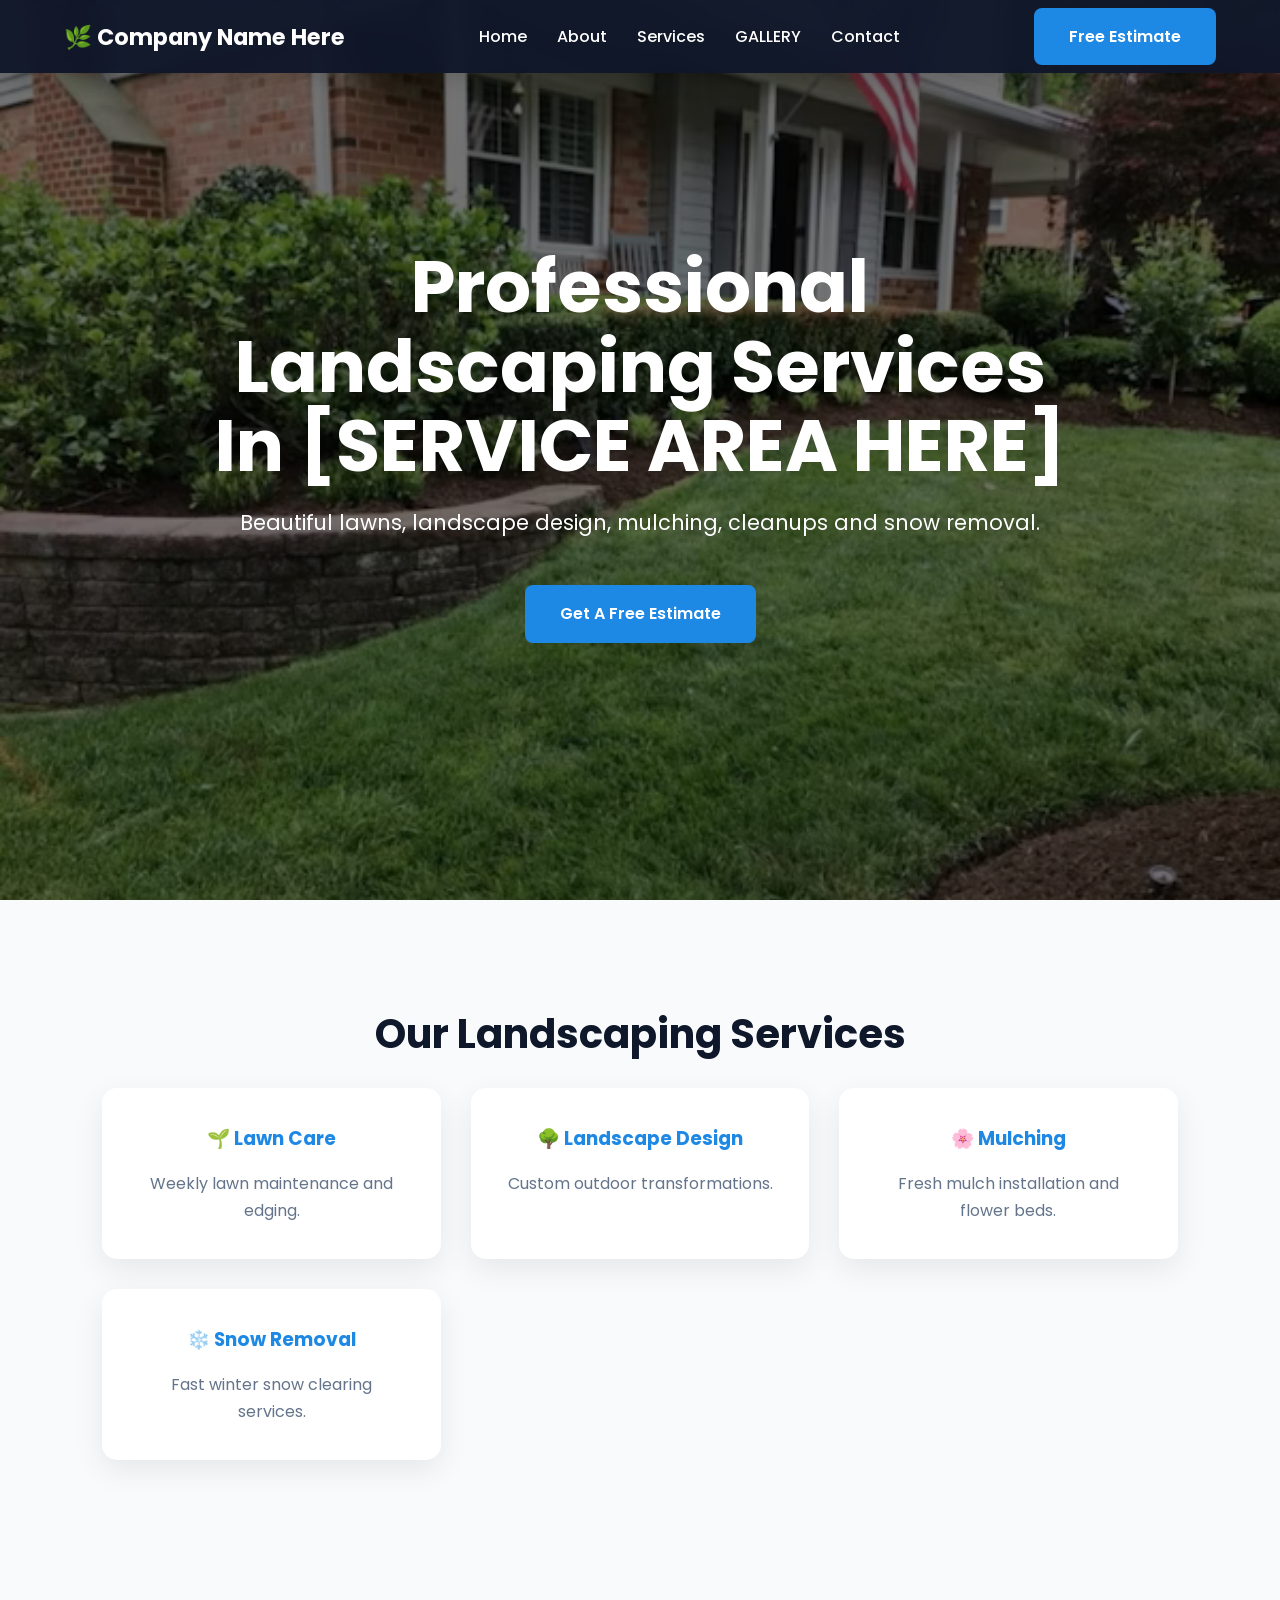
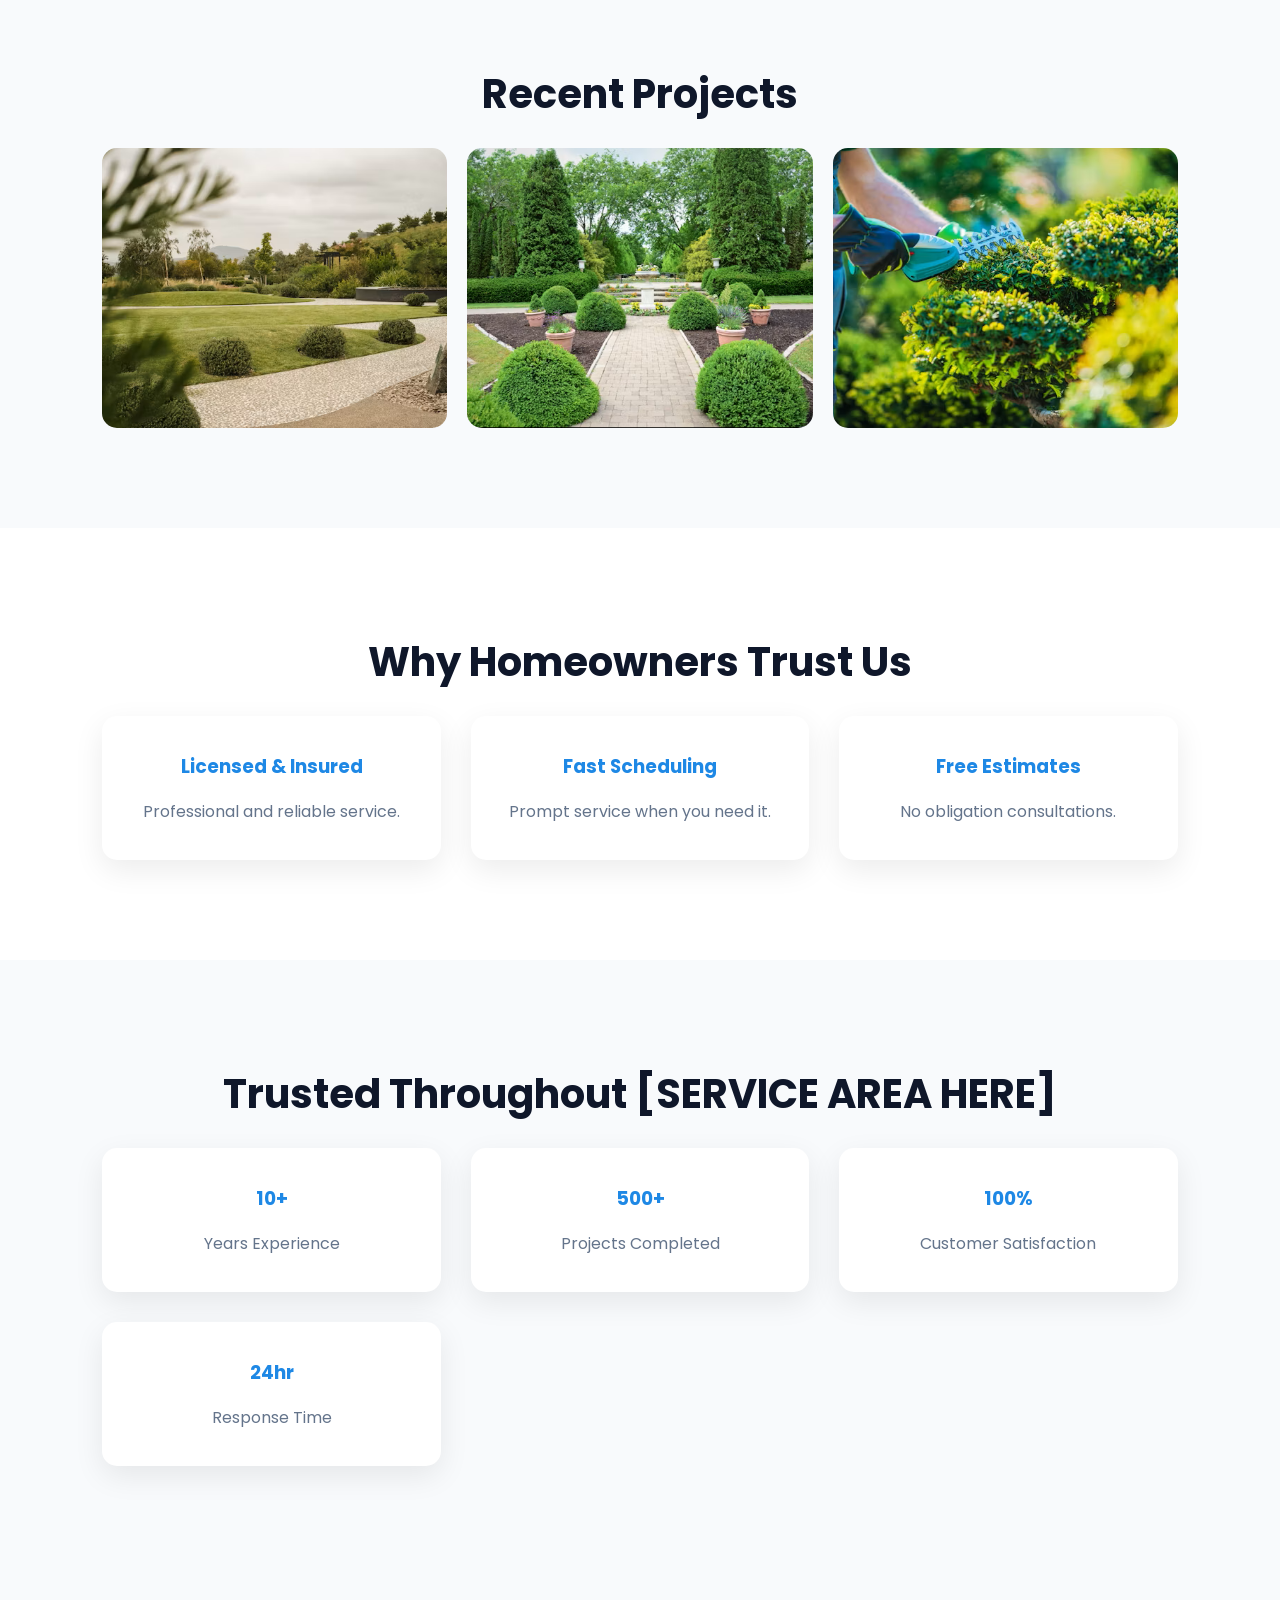
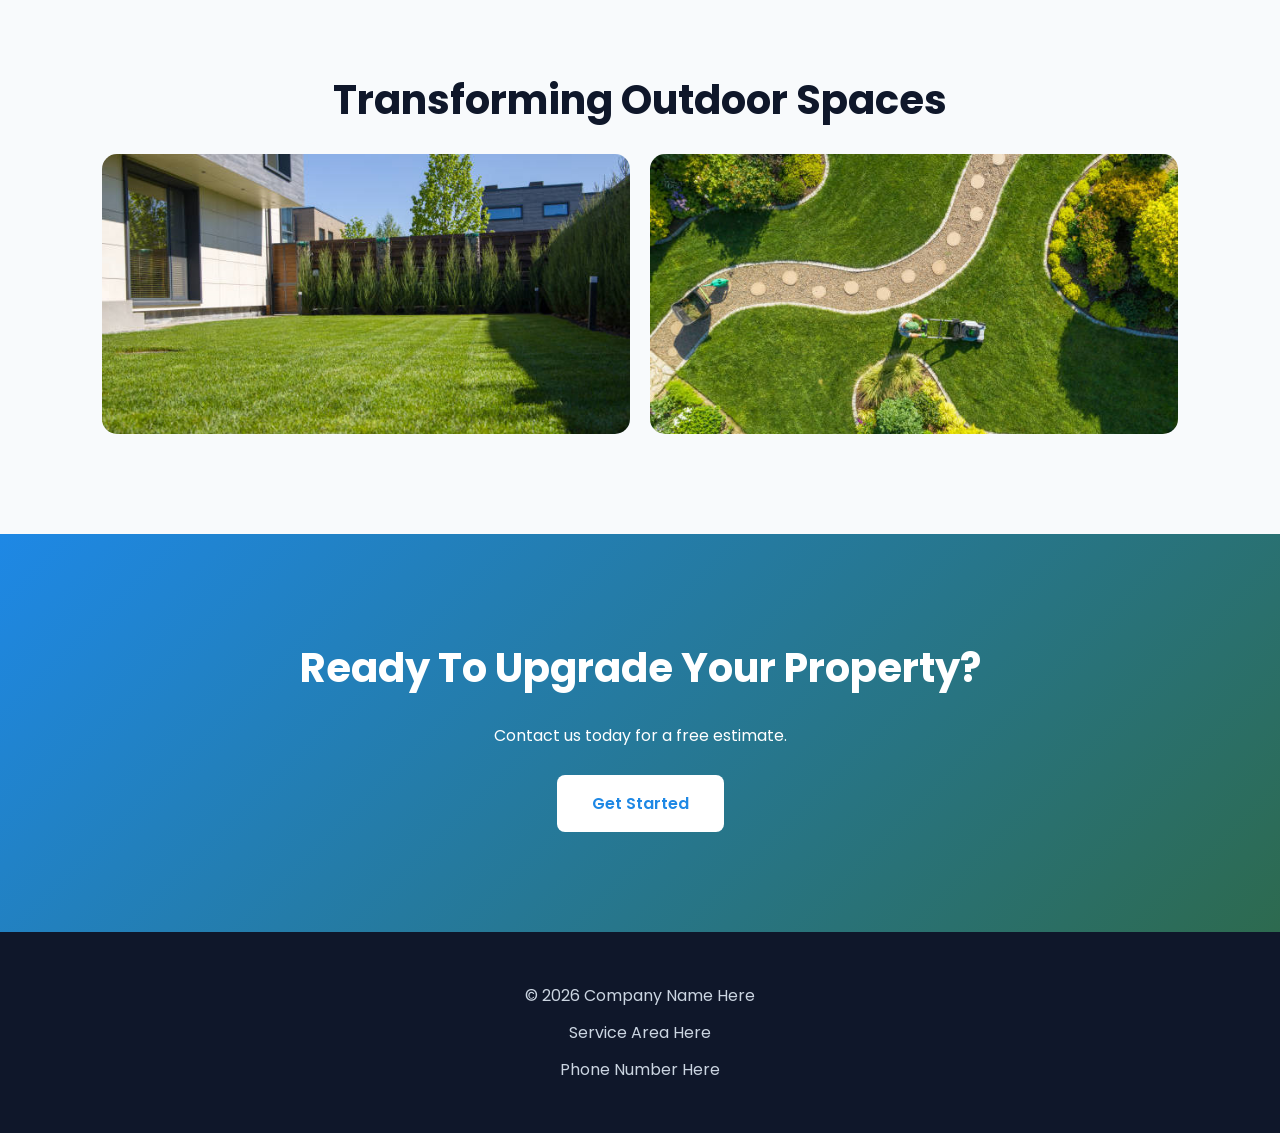
<file: index.html>
<!DOCTYPE html>
<html lang="en">

<head>
    <meta charset="UTF-8">
    <meta name="viewport" content="width=device-width, initial-scale=1.0">

    <title>Company Name Here</title>

    <link rel="stylesheet" href="css/style.css">
</head>
<body>


<nav>
    <div class="logo">
        🌿 Company Name Here
    </div>
<div class="menu-toggle" id="menu-toggle">
    ☰
</div>
    <ul id="nav-menu">
        <li><a href="index.html">Home</a></li>
        <li><a href="about.html">About</a></li>
        <li><a href="services.html">Services</a></li>
        <li><a href="gallery.html">GALLERY</a></li>
        <li><a href="contact.html">Contact</a></li>
    </ul>

    <a href="contact.html" class="btn">
        Free Estimate
    </a>
</nav>
<section class="hero">

    <div class="hero-content">

        <h1>
            Professional Landscaping Services
            In [SERVICE AREA HERE]
        </h1>

        <p>
            Beautiful lawns, landscape design,
            mulching, cleanups and snow removal.
        </p>

        <a href="contact.html" class="btn">
            Get A Free Estimate
        </a>

    </div>

</section>
<section class="services-preview">

<h2>Our Landscaping Services</h2>

<div class="cards">

<div class="card">
<h3>🌱 Lawn Care</h3>
<p>Weekly lawn maintenance and edging.</p>
</div>

<div class="card">
<h3>🌳 Landscape Design</h3>
<p>Custom outdoor transformations.</p>
</div>

<div class="card">
<h3>🌸 Mulching</h3>
<p>Fresh mulch installation and flower beds.</p>
</div>

<div class="card">
<h3>❄️ Snow Removal</h3>
<p>Fast winter snow clearing services.</p>
</div>

</div>

</section>
<section class="projects">

<h2>Recent Projects</h2>

<div class="gallery">

<img src="images/project1.png" alt="">
<img src="images/project2.png" alt="">
<img src="images/project3.png" alt="">

</div>

</section>
<section class="why-us">

<h2>Why Homeowners Trust Us</h2>

<div class="cards">

<div class="card">
<h3>Licensed & Insured</h3>
<p>Professional and reliable service.</p>
</div>

<div class="card">
<h3>Fast Scheduling</h3>
<p>Prompt service when you need it.</p>
</div>

<div class="card">
<h3>Free Estimates</h3>
<p>No obligation consultations.</p>
</div>

</div>

</section>
<section class="stats">

<h2>Trusted Throughout [SERVICE AREA HERE]</h2>

<div class="cards">

<div class="card">
<h3>10+</h3>
<p>Years Experience</p>
</div>

<div class="card">
<h3>500+</h3>
<p>Projects Completed</p>
</div>

<div class="card">
<h3>100%</h3>
<p>Customer Satisfaction</p>
</div>

<div class="card">
<h3>24hr</h3>
<p>Response Time</p>
</div>

</div>

</section>
<section class="before-after">

<h2>Transforming Outdoor Spaces</h2>

<div class="gallery">

<img src="images/before.png" alt="">
<img src="images/after.png" alt="">

</div>

</section>
<section class="cta">

<h2>
Ready To Upgrade Your Property?
</h2>

<p>
Contact us today for a free estimate.
</p>

<a href="contact.html" class="btn">
Get Started
</a>

</section>

<footer>

<p>
© 2026 Company Name Here
</p>

<p>
Service Area Here
</p>

<p>
Phone Number Here
</p>

</footer>
    <script>

const menuToggle = document.getElementById("menu-toggle");
const navMenu = document.getElementById("nav-menu");

menuToggle.addEventListener("click", () => {
    navMenu.classList.toggle("active");
});

</script>
    <script>
let lastScroll = 0;
const navbar = document.querySelector("nav");

window.addEventListener("scroll", () => {

    const currentScroll = window.pageYOffset;

    if(currentScroll > lastScroll){
        navbar.style.top = "-100px";
    } else {
        navbar.style.top = "0";
    }

    lastScroll = currentScroll;
});
</script>
</file>
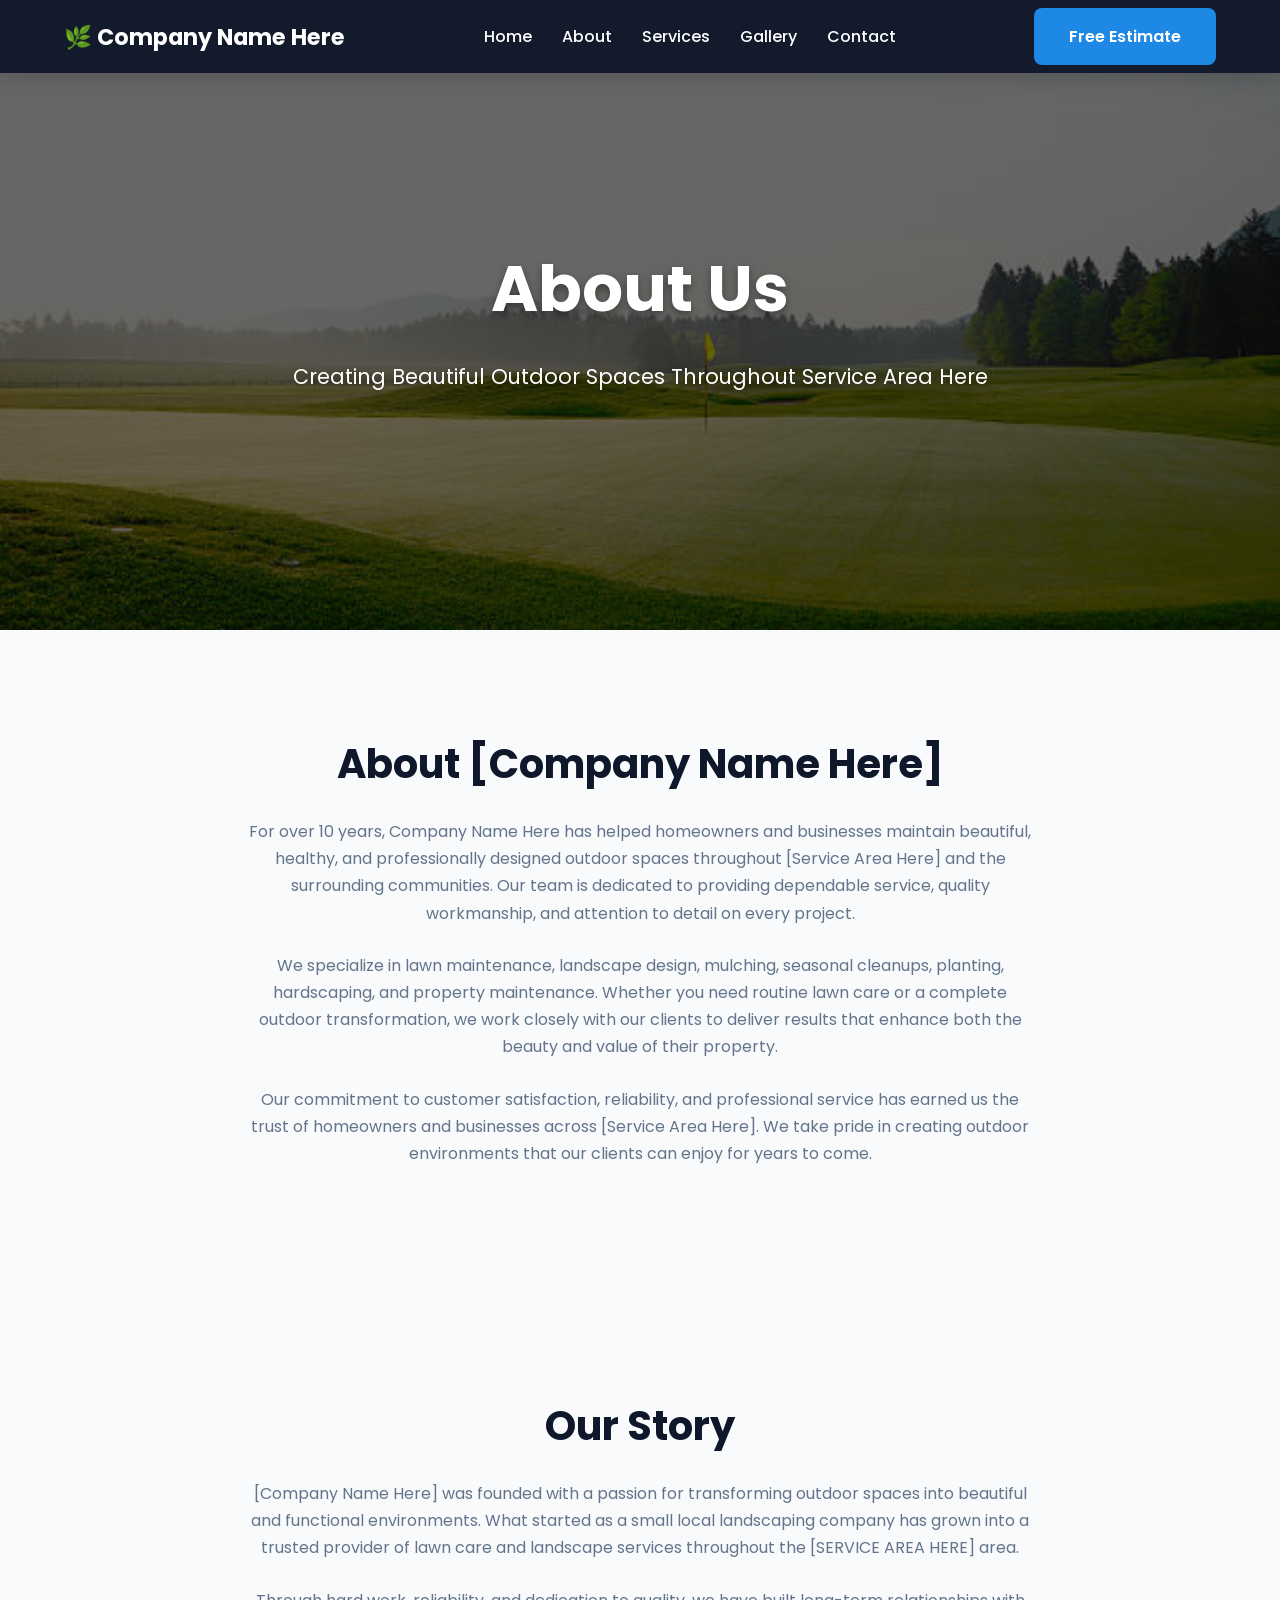
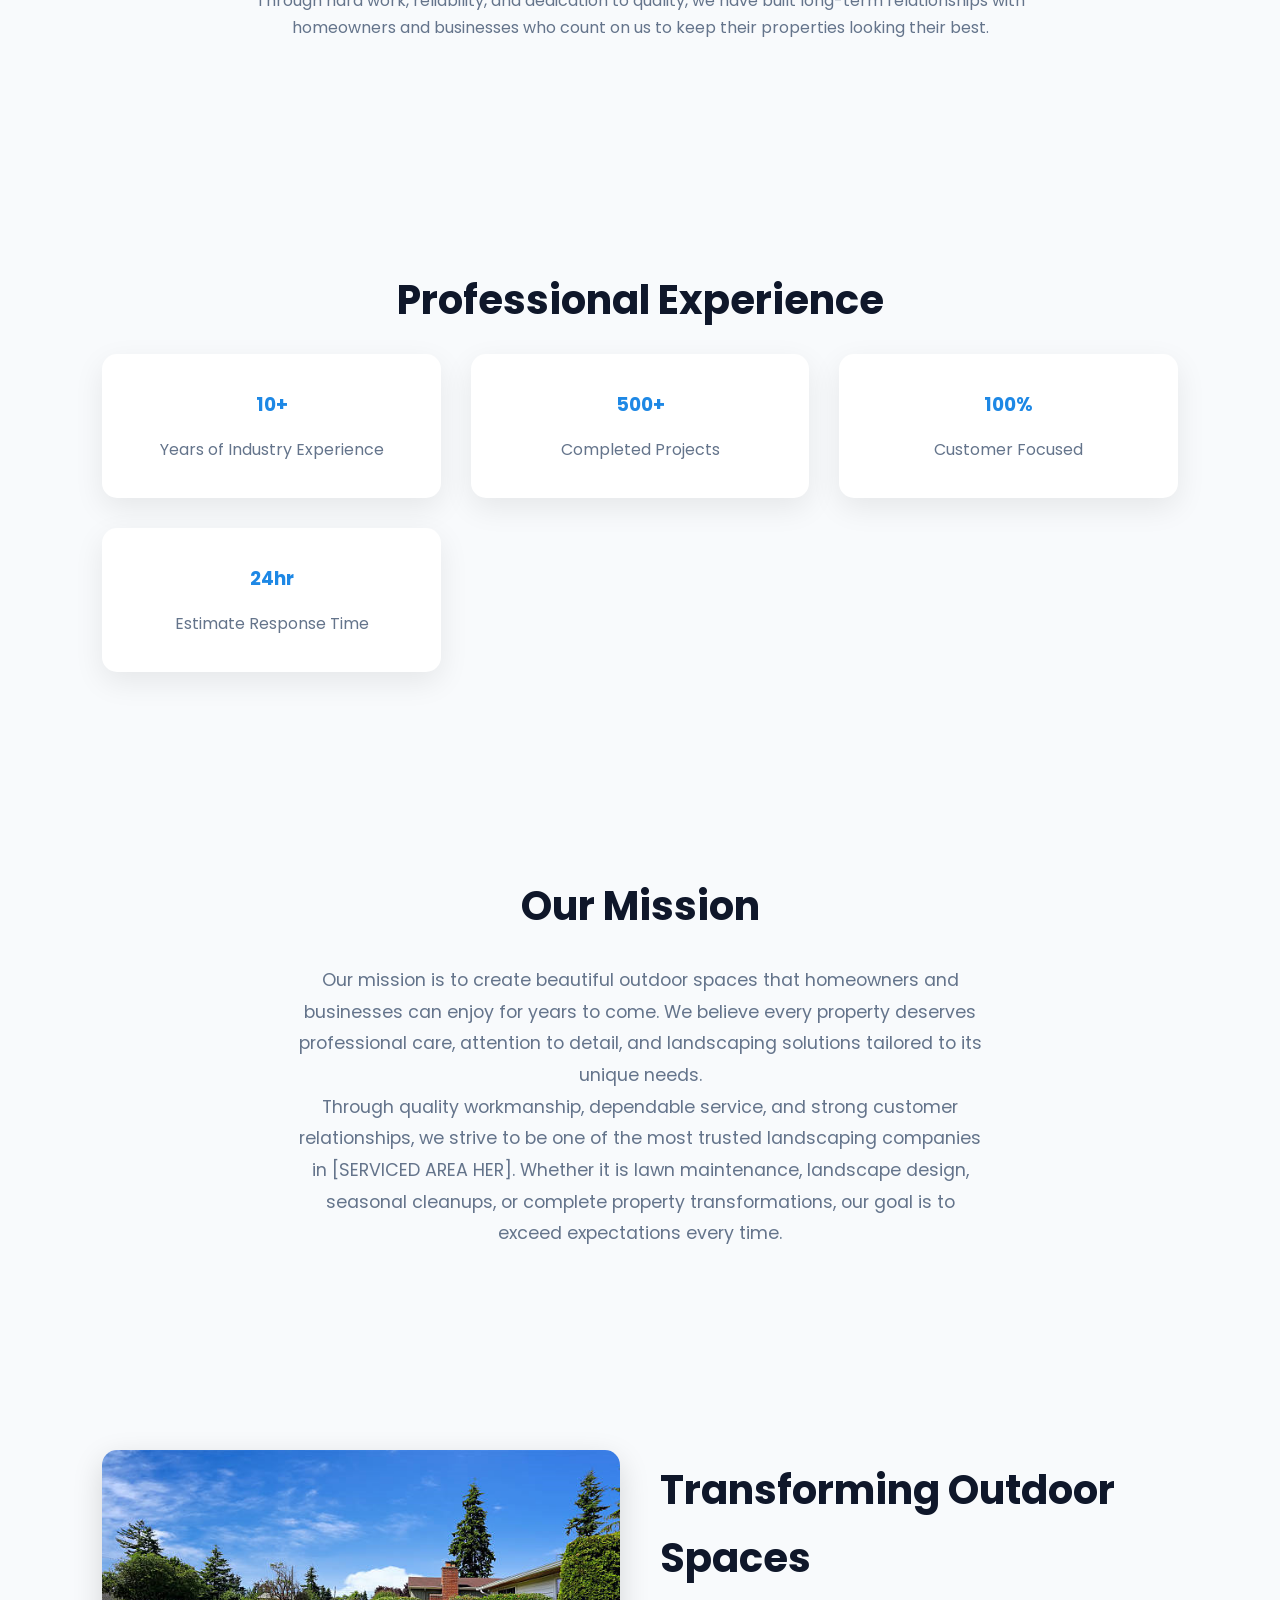
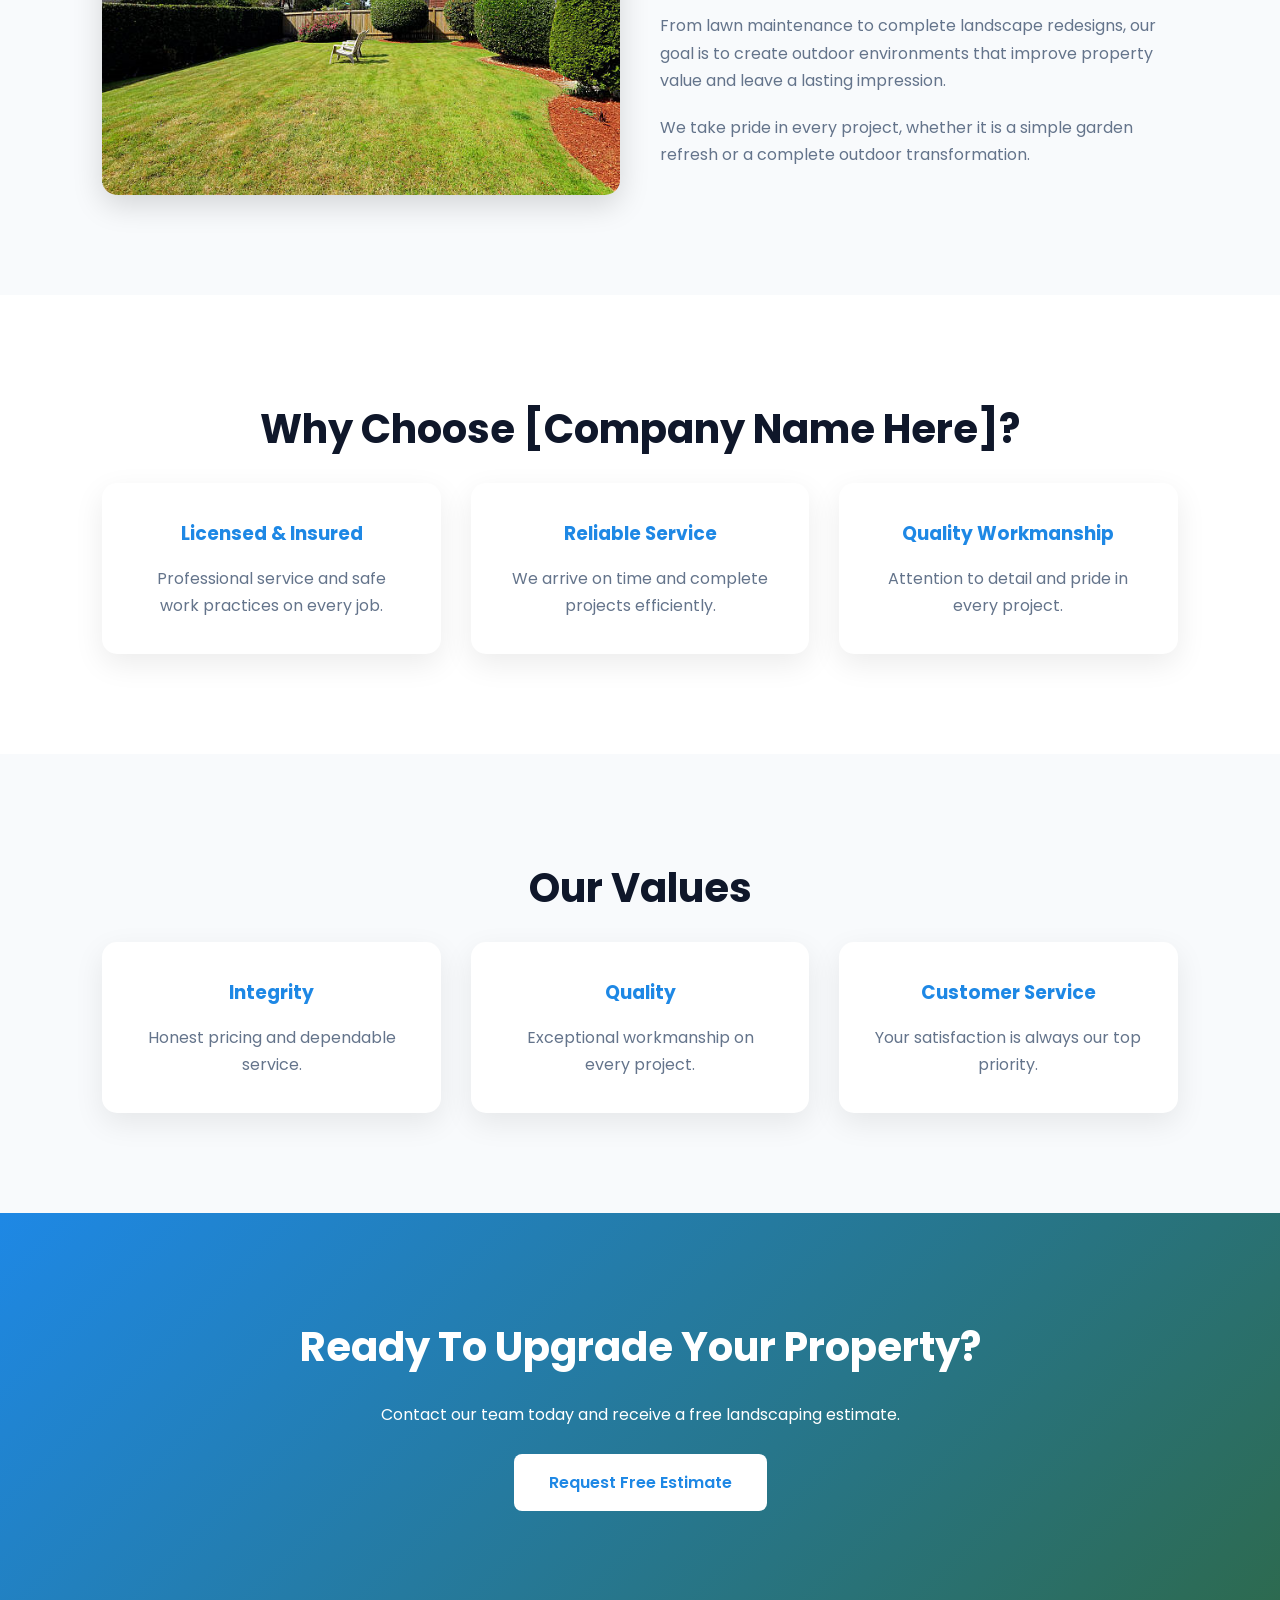
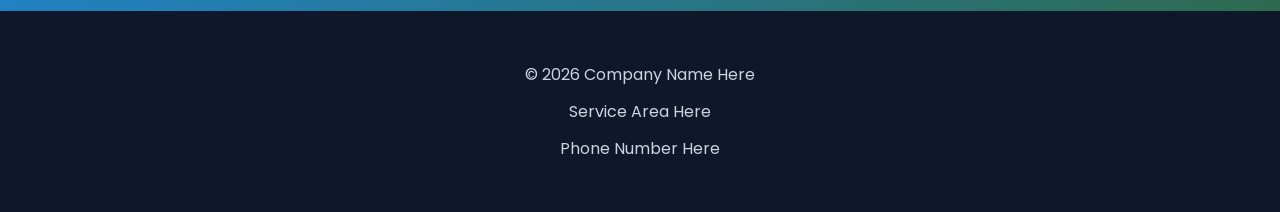
<file: about.html>
<!DOCTYPE html>
<html lang="en">

<head>
    <meta charset="UTF-8">
    <meta name="viewport" content="width=device-width, initial-scale=1.0">
    <title>About Us | Company Name Here</title>
    <link rel="stylesheet" href="css/style.css">
</head>

<body>


<nav>
    <div class="logo">
        🌿 Company Name Here
    </div>
<div class="menu-toggle" id="menu-toggle">
    ☰
</div>
    <ul id="nav-menu">
            <li><a href="index.html">Home</a></li>
            <li><a href="about.html">About</a></li>
            <li><a href="services.html">Services</a></li>
            <li><a href="gallery.html">Gallery</a></li>
            <li><a href="contact.html">Contact</a></li>
        </ul>

        <a href="contact.html" class="btn">
            Free Estimate
        </a>
    </nav>

    <!-- HERO -->
    <section class="about-banner">
        <div class="banner-overlay">
            <h1>About Us</h1>

            <p>
                Creating Beautiful Outdoor Spaces Throughout Service Area Here
            </p>
        </div>
    </section>

    <!-- ABOUT INTRO -->
    <section class="about-section">

        <h2>About [Company Name Here]</h2>

        <p>
            For over 10 years, Company Name Here has helped homeowners and
            businesses maintain beautiful, healthy, and professionally designed
            outdoor spaces throughout [Service Area Here] and the surrounding communities.
            Our team is dedicated to providing dependable service, quality
            workmanship, and attention to detail on every project.
        </p>

        <p>
            We specialize in lawn maintenance, landscape design, mulching,
            seasonal cleanups, planting, hardscaping, and property maintenance.
            Whether you need routine lawn care or a complete outdoor
            transformation, we work closely with our clients to deliver results
            that enhance both the beauty and value of their property.
        </p>

        <p>
            Our commitment to customer satisfaction, reliability, and professional
            service has earned us the trust of homeowners and businesses across
            [Service Area Here]. We take pride in creating outdoor environments that our
            clients can enjoy for years to come.
        </p>

    </section>

    <!-- STORY -->
    <section class="about-section">

        <h2>Our Story</h2>

        <p>
           [Company Name Here] was founded with a passion for transforming
            outdoor spaces into beautiful and functional environments.
            What started as a small local landscaping company has grown into a
            trusted provider of lawn care and landscape services throughout the
            [SERVICE AREA HERE] area.
        </p>

        <p>
            Through hard work, reliability, and dedication to quality, we have
            built long-term relationships with homeowners and businesses who
            count on us to keep their properties looking their best.
        </p>

    </section>

    <!-- EXPERIENCE -->
    <section class="experience">

        <h2>Professional Experience</h2>

        <div class="cards">

            <div class="card">
                <h3>10+</h3>
                <p>Years of Industry Experience</p>
            </div>

            <div class="card">
                <h3>500+</h3>
                <p>Completed Projects</p>
            </div>

            <div class="card">
                <h3>100%</h3>
                <p>Customer Focused</p>
            </div>

            <div class="card">
                <h3>24hr</h3>
                <p>Estimate Response Time</p>
            </div>

        </div>

    </section>

    <!-- MISSION -->
    <section class="mission-section">

        <h2>Our Mission</h2>

        <p>
            Our mission is to create beautiful outdoor spaces that homeowners
            and businesses can enjoy for years to come. We believe every
            property deserves professional care, attention to detail, and
            landscaping solutions tailored to its unique needs.
        </p>

        <p>
            Through quality workmanship, dependable service, and strong customer
            relationships, we strive to be one of the most trusted landscaping
            companies in [SERVICED AREA HER]. Whether it is lawn maintenance, landscape
            design, seasonal cleanups, or complete property transformations, our
            goal is to exceed expectations every time.
        </p>

    </section>

    <!-- FEATURE SECTION -->
    <section class="feature-section">

        <img src="images/about-landscape.png"
             alt="Professional Landscaping Project">

        <div class="feature-content">

            <h2>Transforming Outdoor Spaces</h2>

            <p>
                From lawn maintenance to complete landscape redesigns, our goal
                is to create outdoor environments that improve property value
                and leave a lasting impression.
            </p>

            <p>
                We take pride in every project, whether it is a simple garden
                refresh or a complete outdoor transformation.
            </p>

        </div>

    </section>

    <!-- WHY CHOOSE US -->
    <section class="why-us">

        <h2>Why Choose [Company Name Here]?</h2>

        <div class="cards">

            <div class="card">
                <h3>Licensed & Insured</h3>
                <p>
                    Professional service and safe work practices on every job.
                </p>
            </div>

            <div class="card">
                <h3>Reliable Service</h3>
                <p>
                    We arrive on time and complete projects efficiently.
                </p>
            </div>

            <div class="card">
                <h3>Quality Workmanship</h3>
                <p>
                    Attention to detail and pride in every project.
                </p>
            </div>

        </div>

    </section>

    <!-- VALUES -->
    <section>

        <h2>Our Values</h2>

        <div class="cards">

            <div class="card">
                <h3>Integrity</h3>
                <p>Honest pricing and dependable service.</p>
            </div>

            <div class="card">
                <h3>Quality</h3>
                <p>Exceptional workmanship on every project.</p>
            </div>

            <div class="card">
                <h3>Customer Service</h3>
                <p>Your satisfaction is always our top priority.</p>
            </div>

        </div>

    </section>

    <!-- CTA -->
    <section class="cta">

        <h2>Ready To Upgrade Your Property?</h2>

        <p>
            Contact our team today and receive a free landscaping estimate.
        </p>

        <a href="contact.html" class="btn">
            Request Free Estimate
        </a>

    </section>

    <!-- FOOTER -->
    <footer>

        <p>© 2026 Company Name Here</p>

        <p>Service Area Here</p>

        <p>Phone Number Here</p>

    </footer>
    <script>
document.addEventListener("DOMContentLoaded", function(){

    const menuToggle = document.getElementById("menu-toggle");
    const navMenu = document.getElementById("nav-menu");

    menuToggle.addEventListener("click", function(){
        navMenu.classList.toggle("active");
    });

});
</script>
<script>
let lastScroll = 0;
const navbar = document.querySelector("nav");

window.addEventListener("scroll", () => {

    const currentScroll = window.pageYOffset;

    if(currentScroll > lastScroll){
        navbar.style.top = "-100px";
    } else {
        navbar.style.top = "0";
    }

    lastScroll = currentScroll;
});
</body>
</html>
</file>
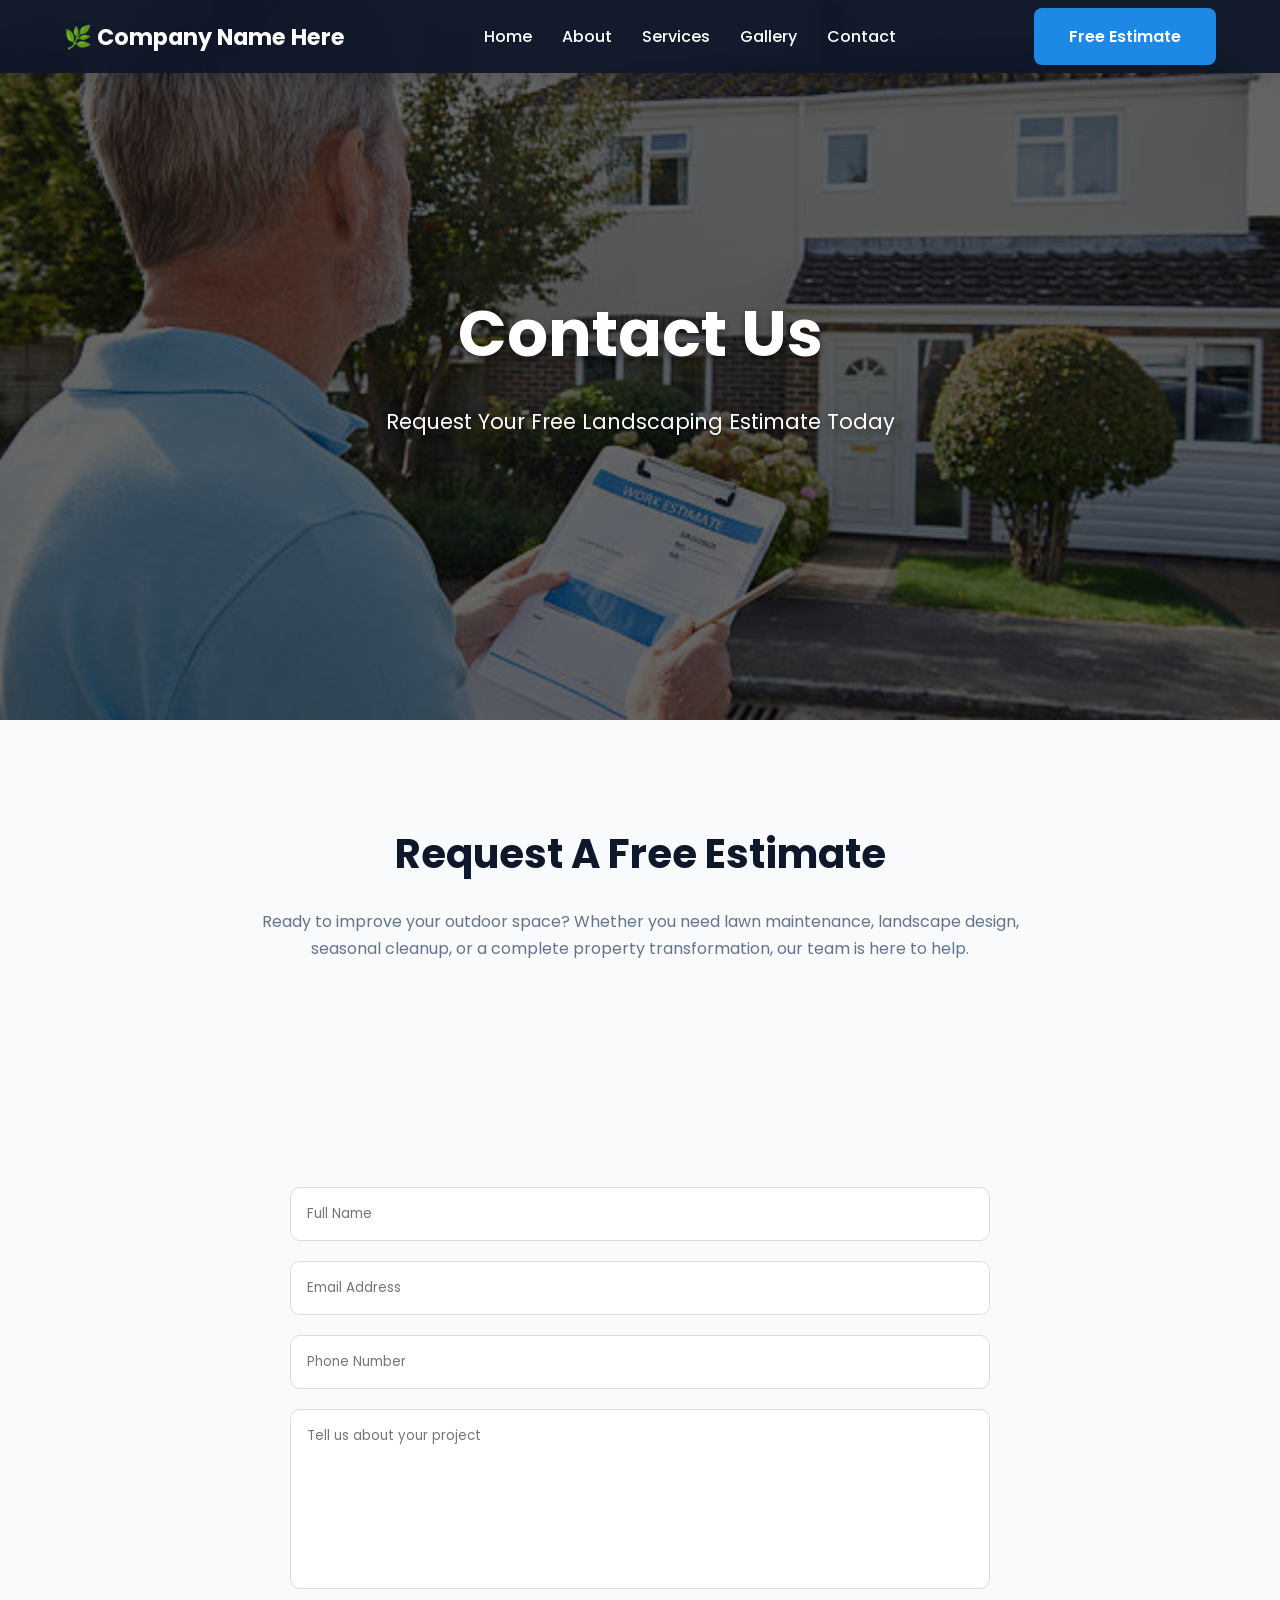
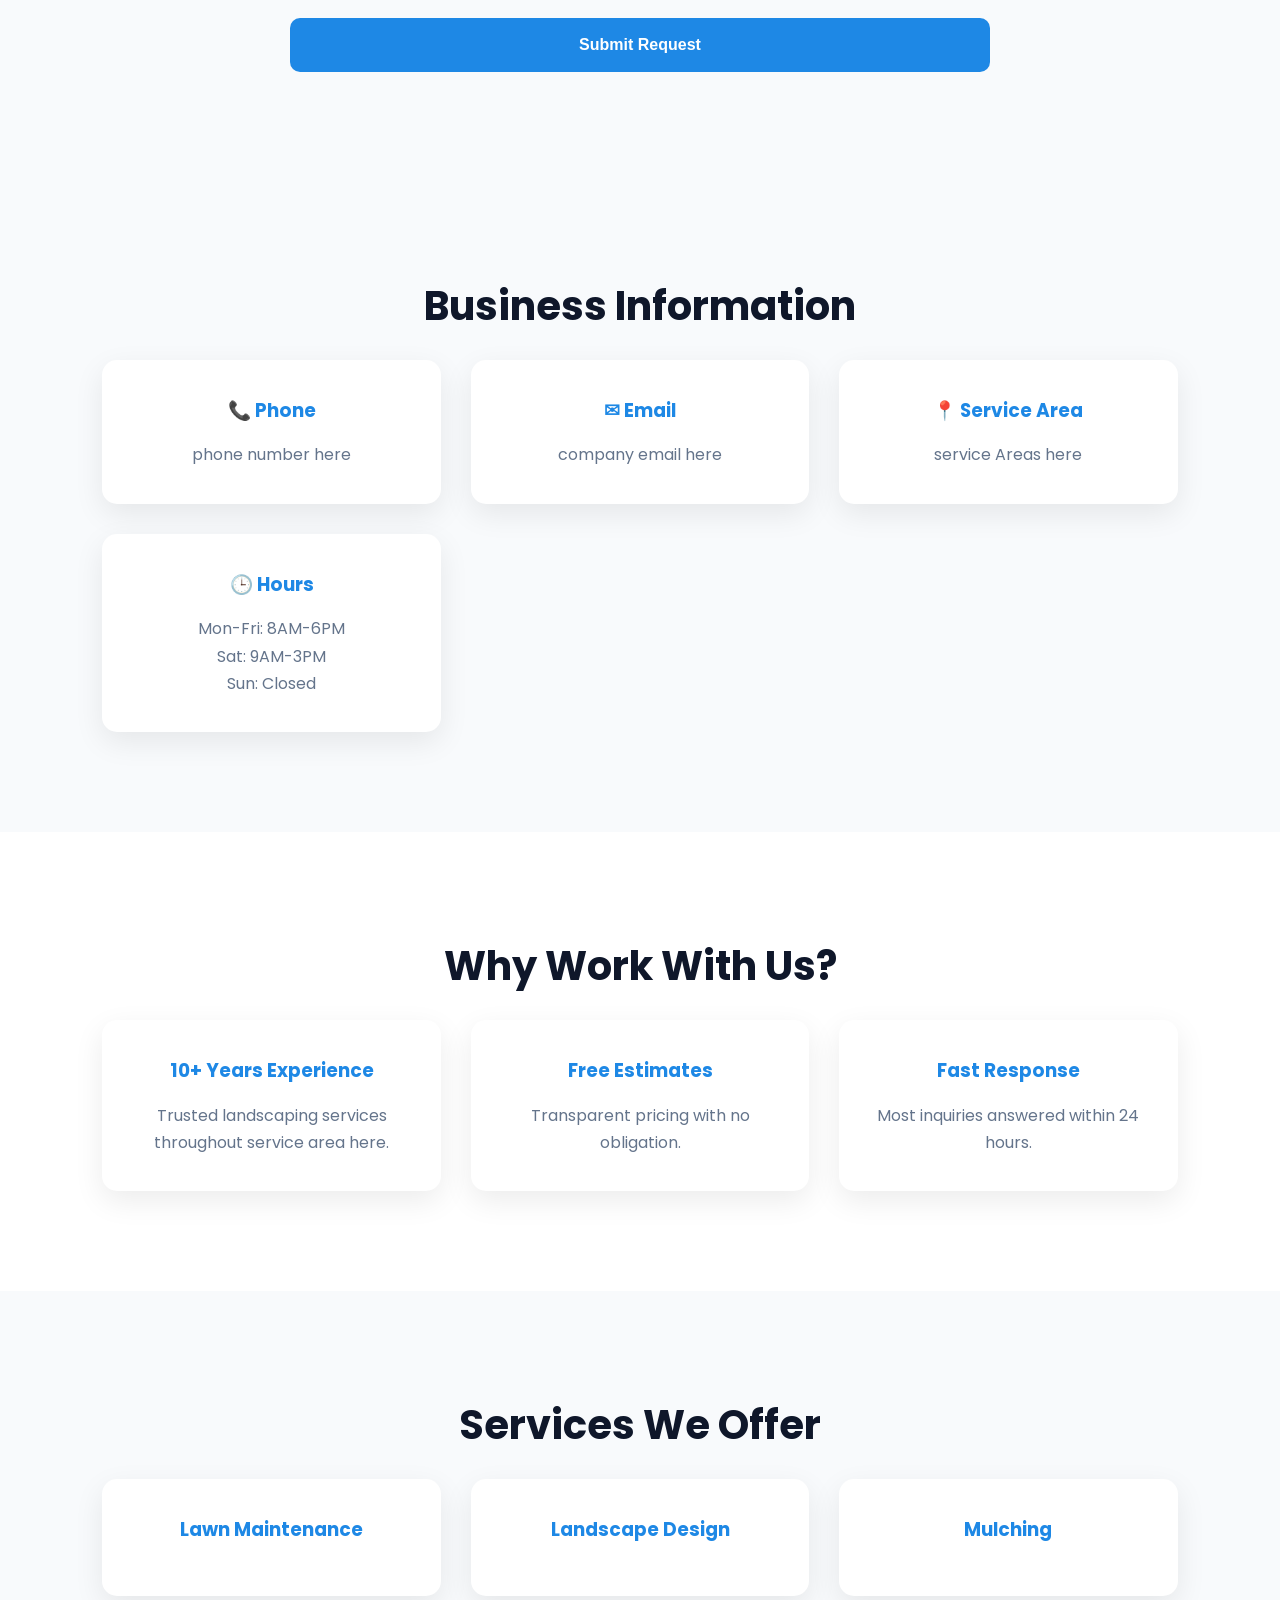
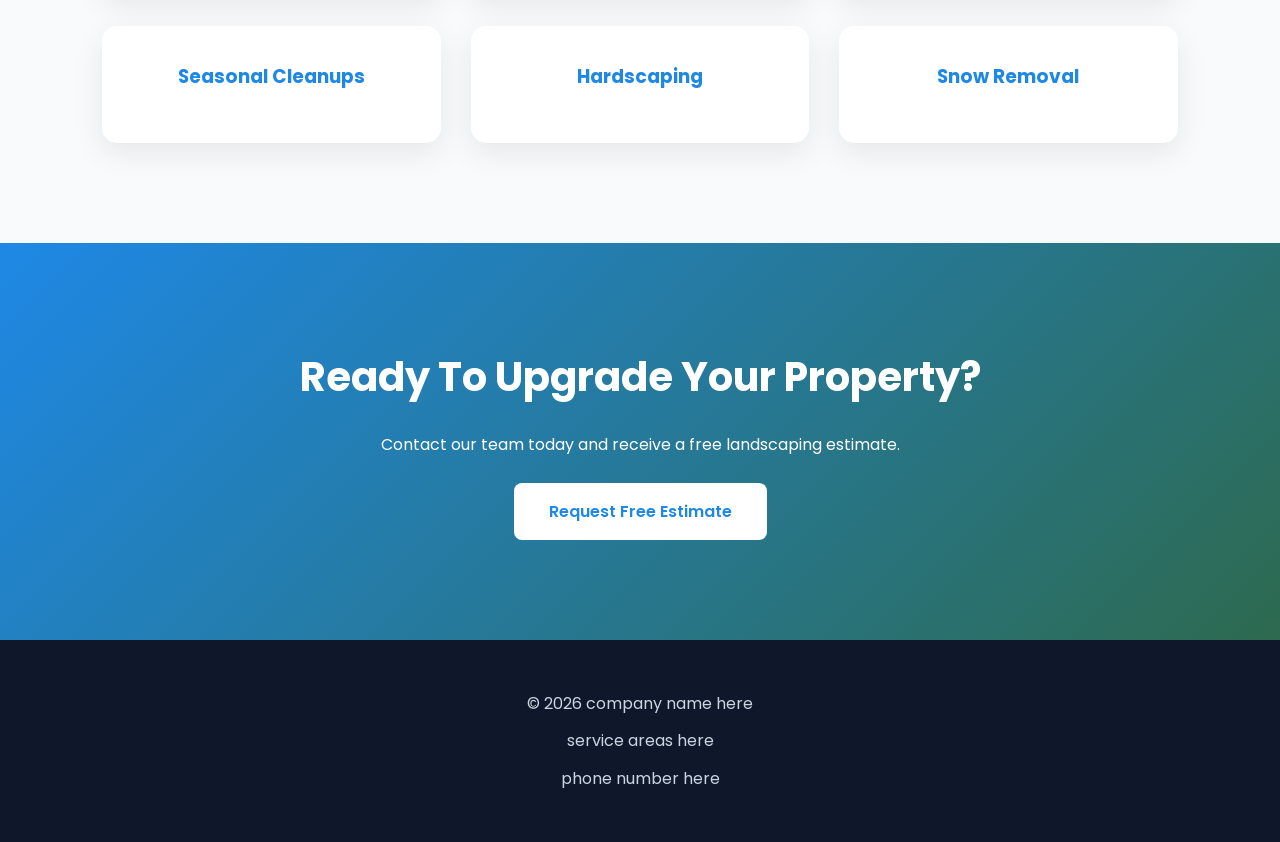
<file: contact.html>
<!DOCTYPE html>
<html lang="en">

<head>
    <meta charset="UTF-8">
    <meta name="viewport" content="width=device-width, initial-scale=1.0">
    <title>Contact Us | company name here</title>
    <link rel="stylesheet" href="css/style.css">
</head>

<body>


<nav>
    <div class="logo">
        🌿 Company Name Here
    </div>
<div class="menu-toggle" id="menu-toggle">
    ☰
</div>
    <ul id="nav-menu">
        <li><a href="index.html">Home</a></li>
        <li><a href="about.html">About</a></li>
        <li><a href="services.html">Services</a></li>
        <li><a href="gallery.html">Gallery</a></li>
        <li><a href="contact.html">Contact</a></li>
    </ul>

    <a href="contact.html" class="btn">
        Free Estimate
    </a>
</nav>

<!-- CONTACT HERO -->
<section class="contact-banner">

    <div class="banner-overlay">

        <h1>Contact Us</h1>

        <p>
            Request Your Free Landscaping Estimate Today
        </p>

    </div>

</section>

<!-- CONTACT INTRO -->
<section class="about-section">

    <h2>Request A Free Estimate</h2>

    <p>
        Ready to improve your outdoor space? Whether you need lawn
        maintenance, landscape design, seasonal cleanup, or a complete
        property transformation, our team is here to help.
    </p>

</section>

<!-- CONTACT FORM -->
<section>

    <form>

        <input
        type="text"
        placeholder="Full Name"
        required>

        <input
        type="email"
        placeholder="Email Address"
        required>

        <input
        type="tel"
        placeholder="Phone Number"
        required>

        <textarea
        placeholder="Tell us about your project"
        required></textarea>

        <button type="submit">
            Submit Request
        </button>

    </form>

</section>

<!-- BUSINESS INFORMATION -->
<section>

    <h2>Business Information</h2>

    <div class="cards">

        <div class="card">
            <h3>📞 Phone</h3>
            <p>phone number here</p>
        </div>

        <div class="card">
            <h3>✉ Email</h3>
            <p>company email here</p>
        </div>

        <div class="card">
            <h3>📍 Service Area</h3>
            <p>service Areas here</p>
        </div>

        <div class="card">
            <h3>🕒 Hours</h3>
            <p>
                Mon-Fri: 8AM-6PM<br>
                Sat: 9AM-3PM<br>
                Sun: Closed
            </p>
        </div>

    </div>

</section>

<!-- WHY CONTACT US -->
<section class="why-us">

    <h2>Why Work With Us?</h2>

    <div class="cards">

        <div class="card">
            <h3>10+ Years Experience</h3>
            <p>
                Trusted landscaping services throughout service area here.
            </p>
        </div>

        <div class="card">
            <h3>Free Estimates</h3>
            <p>
                Transparent pricing with no obligation.
            </p>
        </div>

        <div class="card">
            <h3>Fast Response</h3>
            <p>
                Most inquiries answered within 24 hours.
            </p>
        </div>

    </div>

</section>

<!-- SERVICES -->
<section>

    <h2>Services We Offer</h2>

    <div class="cards">

        <div class="card">
            <h3>Lawn Maintenance</h3>
        </div>

        <div class="card">
            <h3>Landscape Design</h3>
        </div>

        <div class="card">
            <h3>Mulching</h3>
        </div>

        <div class="card">
            <h3>Seasonal Cleanups</h3>
        </div>

        <div class="card">
            <h3>Hardscaping</h3>
        </div>

        <div class="card">
            <h3>Snow Removal</h3>
        </div>

    </div>

</section>

<!-- CTA -->
<section class="cta">

    <h2>Ready To Upgrade Your Property?</h2>

    <p>
        Contact our team today and receive a free landscaping estimate.
    </p>

    <a href="contact.html" class="btn">
        Request Free Estimate
    </a>

</section>

<!-- FOOTER -->
<footer>

    <p>© 2026 company name here</p>

    <p>service areas here</p>

    <p>phone number here</p>

</footer>
<script>
document.addEventListener("DOMContentLoaded", function(){

    const menuToggle = document.getElementById("menu-toggle");
    const navMenu = document.getElementById("nav-menu");

    menuToggle.addEventListener("click", function(){
        navMenu.classList.toggle("active");
    });

});
</script>
    <script>
let lastScroll = 0;
const navbar = document.querySelector("nav");

window.addEventListener("scroll", () => {

    const currentScroll = window.pageYOffset;

    if(currentScroll > lastScroll){
        navbar.style.top = "-100px";
    } else {
        navbar.style.top = "0";
    }

    lastScroll = currentScroll;
});
</script>
</body>
</html>
</file>
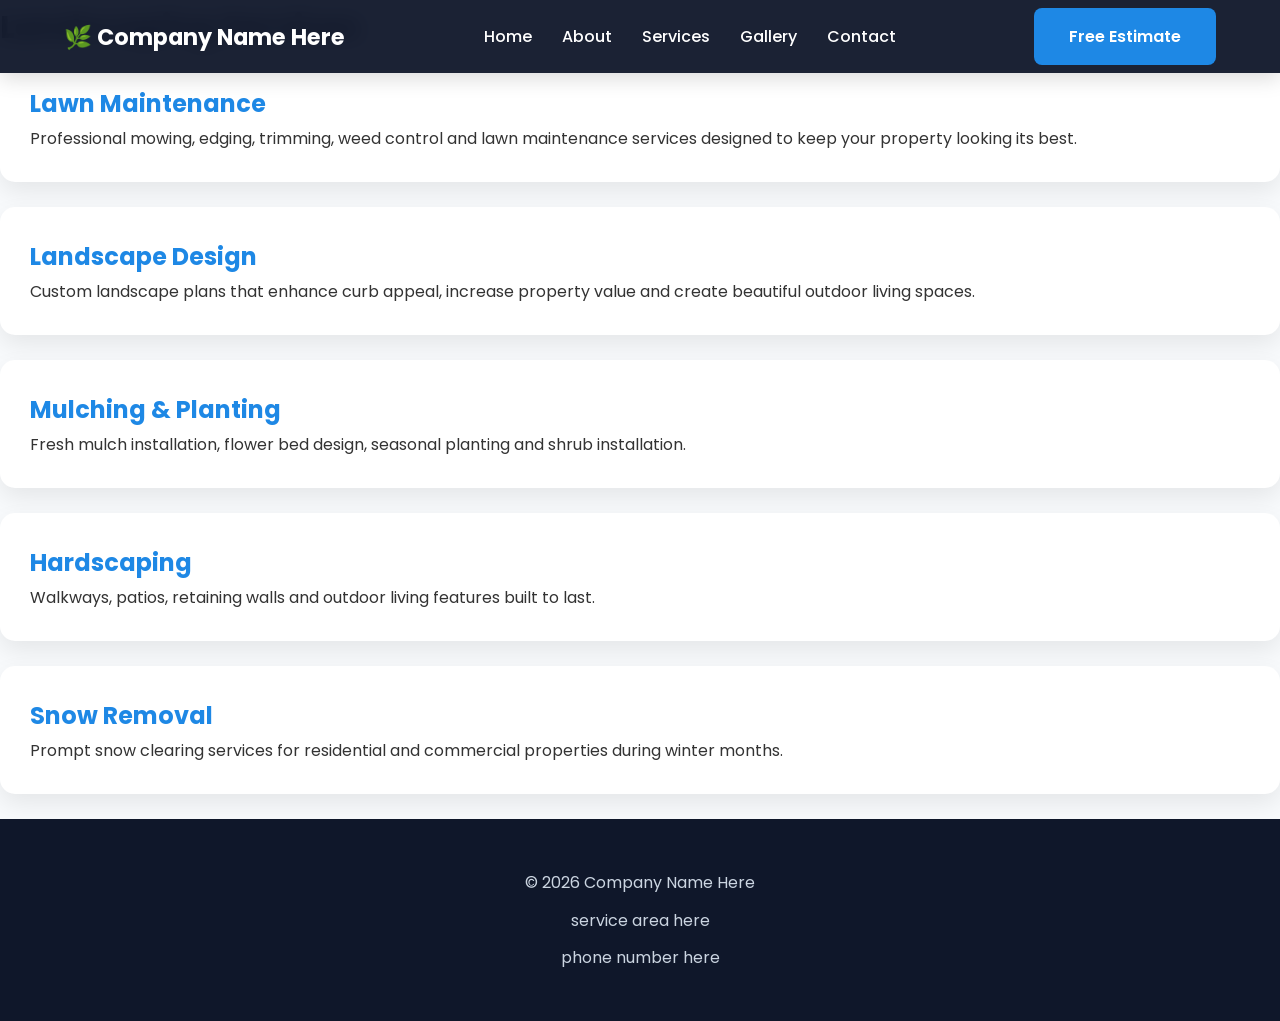
<file: services.html>
<!DOCTYPE html>
<html lang="en">

<head>
    <meta charset="UTF-8">
    <meta name="viewport" content="width=device-width, initial-scale=1.0">

    <title>Company Name Here</title>

    <link rel="stylesheet" href="css/style.css">
</head>

<body>


<nav>
    <div class="logo">
        🌿 Company Name Here
    </div>
<div class="menu-toggle" id="menu-toggle">
    ☰
</div>
    <ul id="nav-menu">
        <li><a href="index.html">Home</a></li>
        <li><a href="about.html">About</a></li>
        <li><a href="services.html">Services</a></li>
        <li><a href="gallery.html">Gallery</a></li>
        <li><a href="contact.html">Contact</a></li>
    </ul>

    <a href="contact.html" class="btn">
        Free Estimate
    </a>
</nav>
<h1>Landscaping Services</h1>

</section>
<div class="service">

<h2>Lawn Maintenance</h2>

<p>
Professional mowing, edging, trimming,
weed control and lawn maintenance services
designed to keep your property looking its best.
</p>

</div>
<div class="service">

<h2>Landscape Design</h2>

<p>
Custom landscape plans that enhance curb appeal,
increase property value and create beautiful
outdoor living spaces.
</p>

</div>
<div class="service">

<h2>Mulching & Planting</h2>

<p>
Fresh mulch installation, flower bed design,
seasonal planting and shrub installation.
</p>

</div>
<div class="service">

<h2>Hardscaping</h2>

<p>
Walkways, patios, retaining walls and outdoor
living features built to last.
</p>

</div>
<div class="service">

<h2>Snow Removal</h2>

<p>
Prompt snow clearing services for residential
and commercial properties during winter months.
</p>

</div>
<footer>

<p>
© 2026 Company Name Here
</p>

<p>
service area here
</p>

<p>
phone number here
</p>

</footer>
    <script>
document.addEventListener("DOMContentLoaded", function(){

    const menuToggle = document.getElementById("menu-toggle");
    const navMenu = document.getElementById("nav-menu");

    menuToggle.addEventListener("click", function(){
        navMenu.classList.toggle("active");
    });

});
</script>
    <script>
let lastScroll = 0;
const navbar = document.querySelector("nav");

window.addEventListener("scroll", () => {

    const currentScroll = window.pageYOffset;

    if(currentScroll > lastScroll){
        navbar.style.top = "-100px";
    } else {
        navbar.style.top = "0";
    }

    lastScroll = currentScroll;
});
</script>
</file>
<file: css/style.css>
@import url('https://fonts.googleapis.com/css2?family=Poppins:wght@300;400;500;600;700;800&display=swap');

/* ==========================
   ROOT COLORS
========================== */

:root{
    --primary:#1e88e5;
    --primary-dark:#1565c0;
    --secondary:#2d6a4f;
    --dark:#0f172a;
    --light:#f8fafc;
    --gray:#64748b;
    --white:#ffffff;
}

/* ==========================
   RESET
========================== */

*{
    margin:0;
    padding:0;
    box-sizing:border-box;
}

html{
    scroll-behavior:smooth;
}

body{
    font-family:'Poppins',sans-serif;
    background:var(--light);
    color:#333;
    line-height:1.7;
}

img{
    max-width:100%;
    display:block;
}

a{
    text-decoration:none;
}

ul{
    list-style:none;
}

/* ==========================
   CONTAINER
========================== */

.container{
    width:90%;
    max-width:1200px;
    margin:auto;
}

/* ==========================
   NAVBAR
========================== */

nav{
    position:fixed;
    top:0;
    left:0;
    width:100%;
    transition: top 0.10s ease;
    background:rgba(15,23,42,.95);
    backdrop-filter:blur(10px);
    padding:8px 5%;
    display:flex;
    justify-content:space-between;
    align-items:center;
    z-index:1000;
    box-shadow:0 5px 20px rgba(0,0,0,.15);
}

.logo{
    color:white;
    font-size:1.4rem;
    font-weight:700;
}

.logo span{
    color:var(--primary);
}

nav ul{
    display:flex;
    gap:30px;
}

nav ul li a{
    color:white;
    font-weight:500;
    transition:.3s;
}

nav ul li a:hover{
    color:var(--primary);
}

/* ==========================
   BUTTONS
========================== */

.btn{
    display:inline-block;
    background:var(--primary);
    color:white;
    padding:15px 35px;
    border-radius:8px;
    font-weight:600;
    transition:.3s;
}

.btn:hover{
    background:var(--primary-dark);
    transform:translateY(-4px);
}

/* ==========================
   HERO SECTION
========================== */

.hero{
    height:100vh;

    background:
    linear-gradient(
    rgba(0,0,0,.55),
    rgba(0,0,0,.55)),
    url("../images/hero.png");

    background-size:cover;
    background-position:center;
    background-repeat:no-repeat;

    display:flex;
    justify-content:center;
    align-items:center;
    text-align:center;

    color:white;
}

.hero-content{
    max-width:900px;
    padding:20px;
}

.hero-content h1{
    font-size:4.5rem;
    line-height:1.1;
    margin-bottom:20px;
}

.hero-content p{
    font-size:1.3rem;
    margin-bottom:35px;
}

.hero-content .btn{
    margin:10px;
}

/* ==========================
   SECTION GENERAL
========================== */

section{
    padding:100px 8%;
}

section h2{
    text-align:center;
    font-size:2.5rem;
    margin-bottom:20px;
    color:var(--dark);
}

.section-subtitle{
    text-align:center;
    color:var(--gray);
    margin-bottom:60px;
}

/* ==========================
   SERVICE CARDS
========================== */

.cards{
    display:grid;
    grid-template-columns:repeat(auto-fit,minmax(260px,1fr));
    gap:30px;
}

.card{
    background:white;
    padding:35px;
    border-radius:15px;
    text-align:center;
    box-shadow:0 10px 30px rgba(0,0,0,.08);
    transition:.3s;
}

.card:hover{
    transform:translateY(-10px);
}

.card h3{
    color:var(--primary);
    margin-bottom:15px;
}

.card p{
    color:var(--gray);
}

/* ==========================
   FEATURE IMAGE SECTION
========================== */

.feature-section{
    display:grid;
    grid-template-columns:1fr 1fr;
    gap:40px;
    align-items:center;
}

.feature-section img{
    border-radius:15px;
    box-shadow:0 10px 30px rgba(0,0,0,.15);
}

.feature-content h2{
    text-align:left;
}

.feature-content p{
    margin-bottom:20px;
    color:var(--gray);
}

/* ==========================
   GALLERY
========================== */

.gallery{
    display:grid;
    grid-template-columns:repeat(auto-fit,minmax(300px,1fr));
    gap:20px;
}

.gallery img{
    height:280px;
    width:100%;
    object-fit:cover;
    border-radius:15px;
    transition:.4s;
}

.gallery img:hover{
    transform:scale(1.05);
}

/* ==========================
   WHY CHOOSE US
========================== */

.why-us{
    background:white;
}

.why-us-grid{
    display:grid;
    grid-template-columns:repeat(auto-fit,minmax(250px,1fr));
    gap:30px;
}

.why-box{
    background:var(--light);
    padding:30px;
    border-radius:15px;
    border-left:5px solid var(--primary);
}

.why-box h3{
    margin-bottom:10px;
    color:var(--dark);
}

/* ==========================
   TESTIMONIALS
========================== */

.testimonials{
    background:#edf6ff;
}

.testimonial{
    background:white;
    max-width:800px;
    margin:20px auto;
    padding:40px;
    border-radius:15px;
    text-align:center;
    box-shadow:0 10px 25px rgba(0,0,0,.08);
}

.testimonial h4{
    margin-top:20px;
    color:var(--primary);
}

/* ==========================
   CTA SECTION
========================== */

.cta{
    background:
    linear-gradient(
    135deg,
    var(--primary),
    var(--secondary));

    text-align:center;
    color:white;

    padding:100px 0;
    width:100%;
}

.cta h2{
    color:white;
}

.cta p{
    margin-bottom:25px;
}
.cta .btn{
    background:white;
    color:var(--primary);
}

.cta .btn:hover{
    background:#f1f5f9;
}
/* ==========================
   CONTACT FORM
========================== */

form{
    max-width:700px;
    margin:auto;
}

form input,
form textarea{
    width:100%;
    padding:16px;
    border:1px solid #ddd;
    border-radius:10px;
    margin-bottom:20px;
    font-family:inherit;
}

form textarea{
    resize:none;
    height:180px;
}

form button{
    width:100%;
    padding:18px;
    border:none;
    border-radius:10px;
    background:var(--primary);
    color:white;
    font-size:1rem;
    font-weight:600;
    cursor:pointer;
    transition:.3s;
}

form button:hover{
    background:var(--primary-dark);
}

/* ==========================
   FOOTER
========================== */

footer{
    background:var(--dark);
    color:white;
    text-align:center;
    padding:40px 20px;
}

footer p{
    margin:10px 0;
    color:#cbd5e1;
}

/* ==========================
   ABOUT PAGE
========================== */

.about-section{
    max-width:1000px;
    margin:auto;
    text-align:center;
}

.about-section p{
    margin-bottom:25px;
    color:var(--gray);
}

/* ==========================
   SERVICES PAGE
========================== */

.service{
    background:white;
    padding:30px;
    border-radius:15px;
    margin-bottom:25px;
    box-shadow:0 10px 25px rgba(0,0,0,.08);
}

.service h2{
    text-align:left;
    color:var(--primary);
}

/* ==========================
   MOBILE
========================== */

@media(max-width:900px){

    nav{
        flex-direction:column;
        gap:15px;
    }

    nav ul{
        flex-wrap:wrap;
        justify-content:center;
    }

    .hero-content h1{
        font-size:2.8rem;
    }

    .hero-content p{
        font-size:1rem;
    }

    .feature-section{
        grid-template-columns:1fr;
    }

    section{
        padding:80px 5%;
    }
}
/* ==========================
   ABOUT BANNER
========================== */

.about-banner{
    height:60vh;

    background:
    linear-gradient(
        rgba(0,0,0,.45),
        rgba(0,0,0,.45)
    ),
    url("../images/about-hero.jpg");

    background-size:cover;
    background-position:center;

    display:flex;
    justify-content:center;
    align-items:center;

    text-align:center;
}

.banner-overlay h1{
    color:white;
    font-size:4rem;
    font-weight:700;
    text-shadow:0 4px 10px rgba(0,0,0,.3);
}
.contact-banner{
    height:80vh;

    background:
    linear-gradient(
        rgba(0,0,0,.60),
        rgba(0,0,0,.60)
    ),
    url("../images/contact-hero.png");

    background-size:cover;
    background-position:center;
    background-repeat:no-repeat;

    display:flex;
    justify-content:center;
    align-items:center;
    text-align:center;
}
/* ==========================
   ABOUT PAGE
========================== */

.about-section{
    max-width:1000px;
    margin:auto;
    text-align:center;
}

.about-title{
    text-align:center;
    font-size:3rem;
    margin-bottom:30px;
    color:var(--dark);
}
.about-section{
    max-width:1000px;
    margin:auto;
    text-align:center;
}
/* ==========================
   ABOUT PAGE HERO
========================== */

.about-banner{
    height:70vh;

    background:
    linear-gradient(
        rgba(0,0,0,.60),
        rgba(0,0,0,.60)
    ),
    url("../images/about-hero.png");

    background-size:cover;
    background-position:center;
    background-repeat:no-repeat;

    display:flex;
    justify-content:center;
    align-items:center;
    text-align:center;
}

.banner-overlay h1{
    color:white;
    font-size:4rem;
    font-weight:700;
    text-shadow:0 4px 8px rgba(0,0,0,.4);
}
.mission-section{
    max-width:900px;
    margin:auto;
    text-align:center;
}

.mission-section p{
    text-align:center;
    color:#64748b;
    font-size:1.1rem;
    line-height:1.8;
}
.mission-section h2{
    font-size:2.5rem;
    margin-bottom:25px;
    text-align:center;
}
.banner-overlay p{
    color:white;
    font-size:1.3rem;
    margin-top:15px;
    max-width:700px;
    margin-left:auto;
    margin-right:auto;
    text-shadow:0 3px 8px rgba(0,0,0,.4);
}
/* HAMBURGER MENU */

.menu-toggle{
    display:none;
    font-size:2rem;
    color:white;
    cursor:pointer;
}

@media(max-width:900px){
    .menu-toggle{
    display:block;
    font-size:1.8rem;
    color:white;
    cursor:pointer;
    margin-left:auto;
}
  nav{
    display:flex;
    justify-content:space-between;
    align-items:center;
}
    nav ul{
        display:none;
        width:100%;
        flex-direction:column;
        text-align:center;
        margin-top:20px;
        gap:20px;
    }

    nav ul.active{
        display:flex;
    }

    nav .btn{
        display:none;
    }
}
</file>
